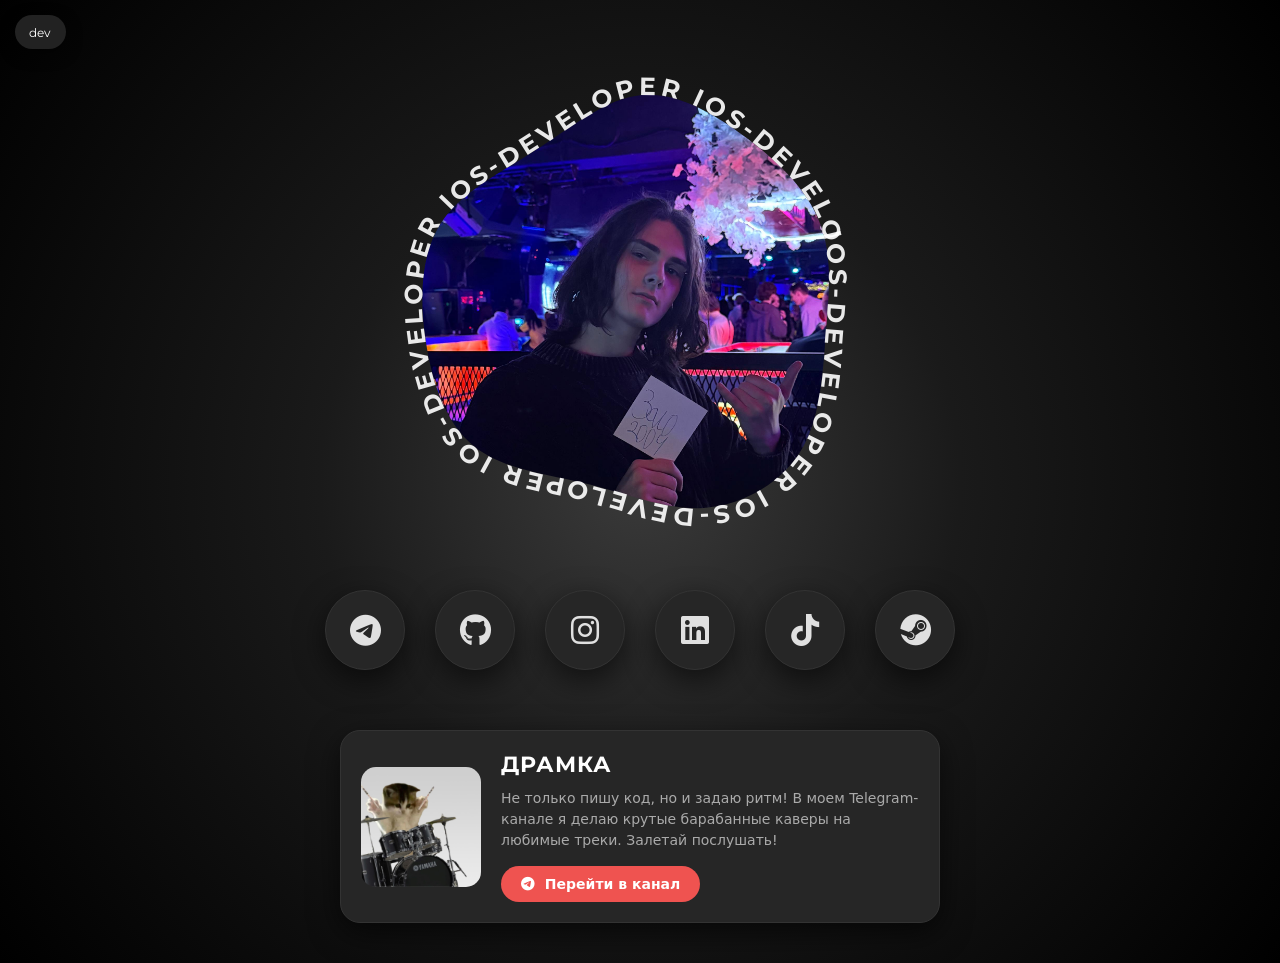
<file: index.html>
<!DOCTYPE html>
<html lang="ru">

<head>
  <meta charset="UTF-8">
  <!-- Добавили viewport-fit=cover, чтобы сайт заходил за безопасные зоны (челку и низ) -->
  <meta name="viewport"
    content="width=device-width, initial-scale=1.0, maximum-scale=1.0, user-scalable=no, viewport-fit=cover">

  <!-- Указываем браузеру перекрасить интерфейс (верх и низ) в черный цвет -->
  <meta name="theme-color" content="#000000">

  <title>iOS Developer Portfolio</title>

  <!-- Подключаем иконки (FontAwesome) -->
  <link rel="stylesheet" href="https://cdnjs.cloudflare.com/ajax/libs/font-awesome/6.4.0/css/all.min.css">

  <!-- Шрифт для бейджа и заголовков -->
  <link href="https://fonts.googleapis.com/css?family=Montserrat:400,600,700" rel="stylesheet">

  <!-- Иконка сайта -->
  <link rel="icon" type="image/png" href="Subject.png">

  <style>
    /* Сброс и базовые настройки */
    * {
      box-sizing: border-box;
    }

    /* Красим корневой элемент в черный, чтобы при оттягивании страницы не было белого фона */
    html {
      background-color: #000000;
    }

    body {
      display: block;
      min-height: 100dvh;
      background: radial-gradient(circle at 50% 50%, #3a3a3a 0%, #1a1a1a 40%, #000000 100%);
      margin: 0;
      overflow-x: hidden;
      font-family: system-ui, -apple-system, sans-serif;

      /* Поддержка безопасных зон на iPhone (чтобы контент не залезал под челку) */
      padding-top: env(safe-area-inset-top);
      padding-bottom: env(safe-area-inset-bottom);
    }

    .main-container {
      display: flex;
      flex-direction: column;
      align-items: center;
      justify-content: center;
      width: 100%;
      min-height: 100dvh;
      padding: 60px 20px 40px 20px;
    }

    /* --- SVG (Адаптация) --- */
    svg {
      width: 85vmin;
      height: 85vmin;
      max-width: 500px;
      max-height: 500px;
      margin-bottom: 30px;
    }

    svg #blobClip {
      transform-origin: center;
      transition: ease-out transform .4s;
    }

    svg:hover #blobClip {
      transform: scale(1.15);
    }

    svg:hover .text-content {
      fill: #ef5350;
      text-shadow: 0 0 10px rgba(239, 83, 80, 0.5);
      mix-blend-mode: normal;
    }

    .text-content {
      font: 700 10px/1.2 "Montserrat", system-ui, sans-serif;
      letter-spacing: 1.5px;
      text-transform: uppercase;
      fill: rgba(255, 255, 255, 0.9);
      mix-blend-mode: normal;
      transition: ease all .5s;
      pointer-events: none;
    }

    /* --- Соц сети (Адаптация) --- */
    .social-menu {
      display: flex;
      gap: 30px;
      z-index: 10;
      flex-wrap: wrap;
      justify-content: center;
    }

    .social-menu a {
      display: flex;
      justify-content: center;
      align-items: center;
      width: 80px;
      height: 80px;
      font-size: 32px;
      background-color: #262626;
      border: 1px solid #333;
      border-radius: 50%;
      text-decoration: none;
      color: #e0e0e0;
      box-shadow: 0 10px 30px rgba(0, 0, 0, 0.6);
      transition: all 0.3s ease;
      -webkit-tap-highlight-color: transparent;
    }

    .social-menu a:hover,
    .social-menu a:active {
      transform: translateY(-5px) scale(1.1);
      background-color: #333;
      color: #ef5350;
      box-shadow: 0 15px 35px rgba(239, 83, 80, 0.2);
      border-color: #ef5350;
    }

    /* --- НОВЫЙ БЛОК: БАРАБАНЫ --- */
    .drums-promo {
      margin-top: 60px;
      display: flex;
      align-items: center;
      background-color: #262626;
      border: 1px solid #333;
      border-radius: 20px;
      padding: 20px;
      max-width: 600px;
      width: 100%;
      gap: 20px;
      box-shadow: 0 10px 30px rgba(0, 0, 0, 0.6);
      transition: transform 0.3s ease, border-color 0.3s ease, box-shadow 0.3s ease;
    }

    .drums-promo:hover {
      transform: translateY(-5px);
      border-color: #ef5350;
      box-shadow: 0 15px 35px rgba(239, 83, 80, 0.2);
    }

    .drums-img {
      width: 120px;
      height: 120px;
      border-radius: 15px;
      object-fit: cover;
      flex-shrink: 0;
    }

    .drums-content {
      display: flex;
      flex-direction: column;
    }

    .drums-content h2 {
      margin: 0 0 10px 0;
      font-family: "Montserrat", sans-serif;
      color: #fff;
      font-size: 22px;
      text-transform: uppercase;
      letter-spacing: 1px;
    }

    .drums-content p {
      margin: 0 0 15px 0;
      color: #aaa;
      font-size: 14px;
      line-height: 1.5;
    }

    .drums-btn {
      align-self: flex-start;
      padding: 10px 20px;
      background-color: #ef5350;
      color: #fff;
      text-decoration: none;
      border-radius: 25px;
      font-weight: 600;
      font-size: 14px;
      transition: background 0.3s ease, transform 0.2s;
    }

    .drums-btn i {
      margin-right: 5px;
    }

    .drums-btn:hover {
      background-color: #d32f2f;
      transform: scale(1.05);
    }

    /* --- МЕДИА ЗАПРОСЫ (Для телефонов) --- */
    @media (max-width: 768px) {
      .social-menu {
        gap: 20px;
      }

      .social-menu a {
        width: 60px;
        height: 60px;
        font-size: 24px;
      }

      svg {
        margin-bottom: 20px;
      }

      .drums-promo {
        flex-direction: column;
        text-align: center;
        padding: 25px 15px;
      }

      .drums-btn {
        align-self: center;
      }
    }

    @media (max-width: 380px) {
      .social-menu a {
        width: 50px;
        height: 50px;
        font-size: 20px;
      }
    }

    /* --- DEV BADGE --- */
    #dev {
      font-family: "Montserrat", sans-serif;
      position: fixed;
      font-size: 12px;
      /* env(safe-area-inset-top) сдвигает бейдж ниже челки iPhone */
      top: calc(15px + env(safe-area-inset-top));
      left: 15px;
      padding: 0.8em 1.2em;
      color: #fff;
      background-color: #222;
      border-radius: 25px;
      cursor: pointer;
      z-index: 100;
      box-shadow: 0 5px 15px rgba(0, 0, 0, 0.5);
    }

    #dev a {
      text-decoration: none;
      color: white;
    }
  </style>
</head>

<body>

  <!-- Бейдж -->
  <div id="dev">
    <a href="https://vpn.kubmakk.ru:43921/kubmakk/">dev</a>
  </div>

  <div class="main-container">

    <!-- SVG Анимация -->
    <svg viewBox="0 0 200 200" xmlns="http://www.w3.org/2000/svg">
      <image href="center.jpg" width="200" height="200" preserveAspectRatio="xMidYMid slice"
        clip-path="url(#blobClip)" />

      <clipPath id="blobClip">
        <path
          d="M43.1,-68.5C56.2,-58.6,67.5,-47.3,72.3,-33.9C77.2,-20.5,75.5,-4.9,74.2,11.3C72.9,27.6,71.9,44.5,63.8,57.2C55.7,69.8,40.6,78.2,25.5,79.2C10.4,80.1,-4.7,73.6,-20.9,69.6C-37.1,65.5,-54.5,63.9,-66,54.8C-77.5,45.8,-83.2,29.3,-85.7,12.3C-88.3,-4.8,-87.7,-22.3,-79.6,-34.8C-71.5,-47.3,-55.8,-54.9,-41.3,-64.2C-26.7,-73.6,-13.4,-84.7,0.8,-86C15,-87.2,29.9,-78.5,43.1,-68.5Z"
          transform="translate(100 100)" />
      </clipPath>

      <path class="blob"
        d="M43.1,-68.5C56.2,-58.6,67.5,-47.3,72.3,-33.9C77.2,-20.5,75.5,-4.9,74.2,11.3C72.9,27.6,71.9,44.5,63.8,57.2C55.7,69.8,40.6,78.2,25.5,79.2C10.4,80.1,-4.7,73.6,-20.9,69.6C-37.1,65.5,-54.5,63.9,-66,54.8C-77.5,45.8,-83.2,29.3,-85.7,12.3C-88.3,-4.8,-87.7,-22.3,-79.6,-34.8C-71.5,-47.3,-55.8,-54.9,-41.3,-64.2C-26.7,-73.6,-13.4,-84.7,0.8,-86C15,-87.2,29.9,-78.5,43.1,-68.5Z"
        transform="translate(100 100)" fill="transparent" />

      <path id="textPathCurve"
        d="M43.1,-68.5C56.2,-58.6,67.5,-47.3,72.3,-33.9C77.2,-20.5,75.5,-4.9,74.2,11.3C72.9,27.6,71.9,44.5,63.8,57.2C55.7,69.8,40.6,78.2,25.5,79.2C10.4,80.1,-4.7,73.6,-20.9,69.6C-37.1,65.5,-54.5,63.9,-66,54.8C-77.5,45.8,-83.2,29.3,-85.7,12.3C-88.3,-4.8,-87.7,-22.3,-79.6,-34.8C-71.5,-47.3,-55.8,-54.9,-41.3,-64.2C-26.7,-73.6,-13.4,-84.7,0.8,-86C15,-87.2,29.9,-78.5,43.1,-68.5Z"
        transform="translate(100 100)" fill="none" stroke="none" />

      <text class="text-content">
        <textPath href="#textPathCurve" startOffset="0%">ios-developer ios-developer ios-developer ios-developer
          ios-develo
          <animate attributeName="startOffset" from="0%" to="100%" dur="15s" repeatCount="indefinite" />
        </textPath>
        <textPath href="#textPathCurve" startOffset="100%">ios-developer ios-developer ios-developer ios-developer
          ios-develo
          <animate attributeName="startOffset" from="-100%" to="0%" dur="15s" repeatCount="indefinite" />
        </textPath>
      </text>
    </svg>

    <!-- Соц сети -->
    <div class="social-menu">
      <a href="https://t.me/kibbik" target="_blank" title="Telegram"><i class="fab fa-telegram"></i></a>
      <a href="https://github.com/kubmakk" target="_blank" title="GitHub"><i class="fab fa-github"></i></a>
      <a href="https://www.instagram.com/kubmakk/" target="_blank" title="Instagram"><i
          class="fab fa-instagram"></i></a>
      <a href="https://www.linkedin.com/in/nikita-kuznetsov-492b783bb/" target="_blank" title="LinkedIn"><i
          class="fa-brands fa-linkedin"></i></a>
      <a href="https://www.tiktok.com/@kubmakk" target="_blank" title="TikTok"><i class="fab fa-tiktok"></i></a>
      <a href="https://steamcommunity.com/id/kubmakk" target="_blank" title="Steam"><i class="fab fa-steam"></i></a>
    </div>

    <!-- Блок: Драмка -->
    <div class="drums-promo">
      <img src="drums.jpg" alt="Барабанные каверы" class="drums-img">

      <div class="drums-content">
        <h2>Драмка</h2>
        <p>Не только пишу код, но и задаю ритм! В моем Telegram-канале я делаю крутые барабанные каверы на любимые
          треки. Залетай послушать!</p>
        <a href="https://t.me/drumkka" target="_blank" class="drums-btn">
          <i class="fab fa-telegram"></i> Перейти в канал
        </a>
      </div>
    </div>

  </div>

</body>

</html>
</file>
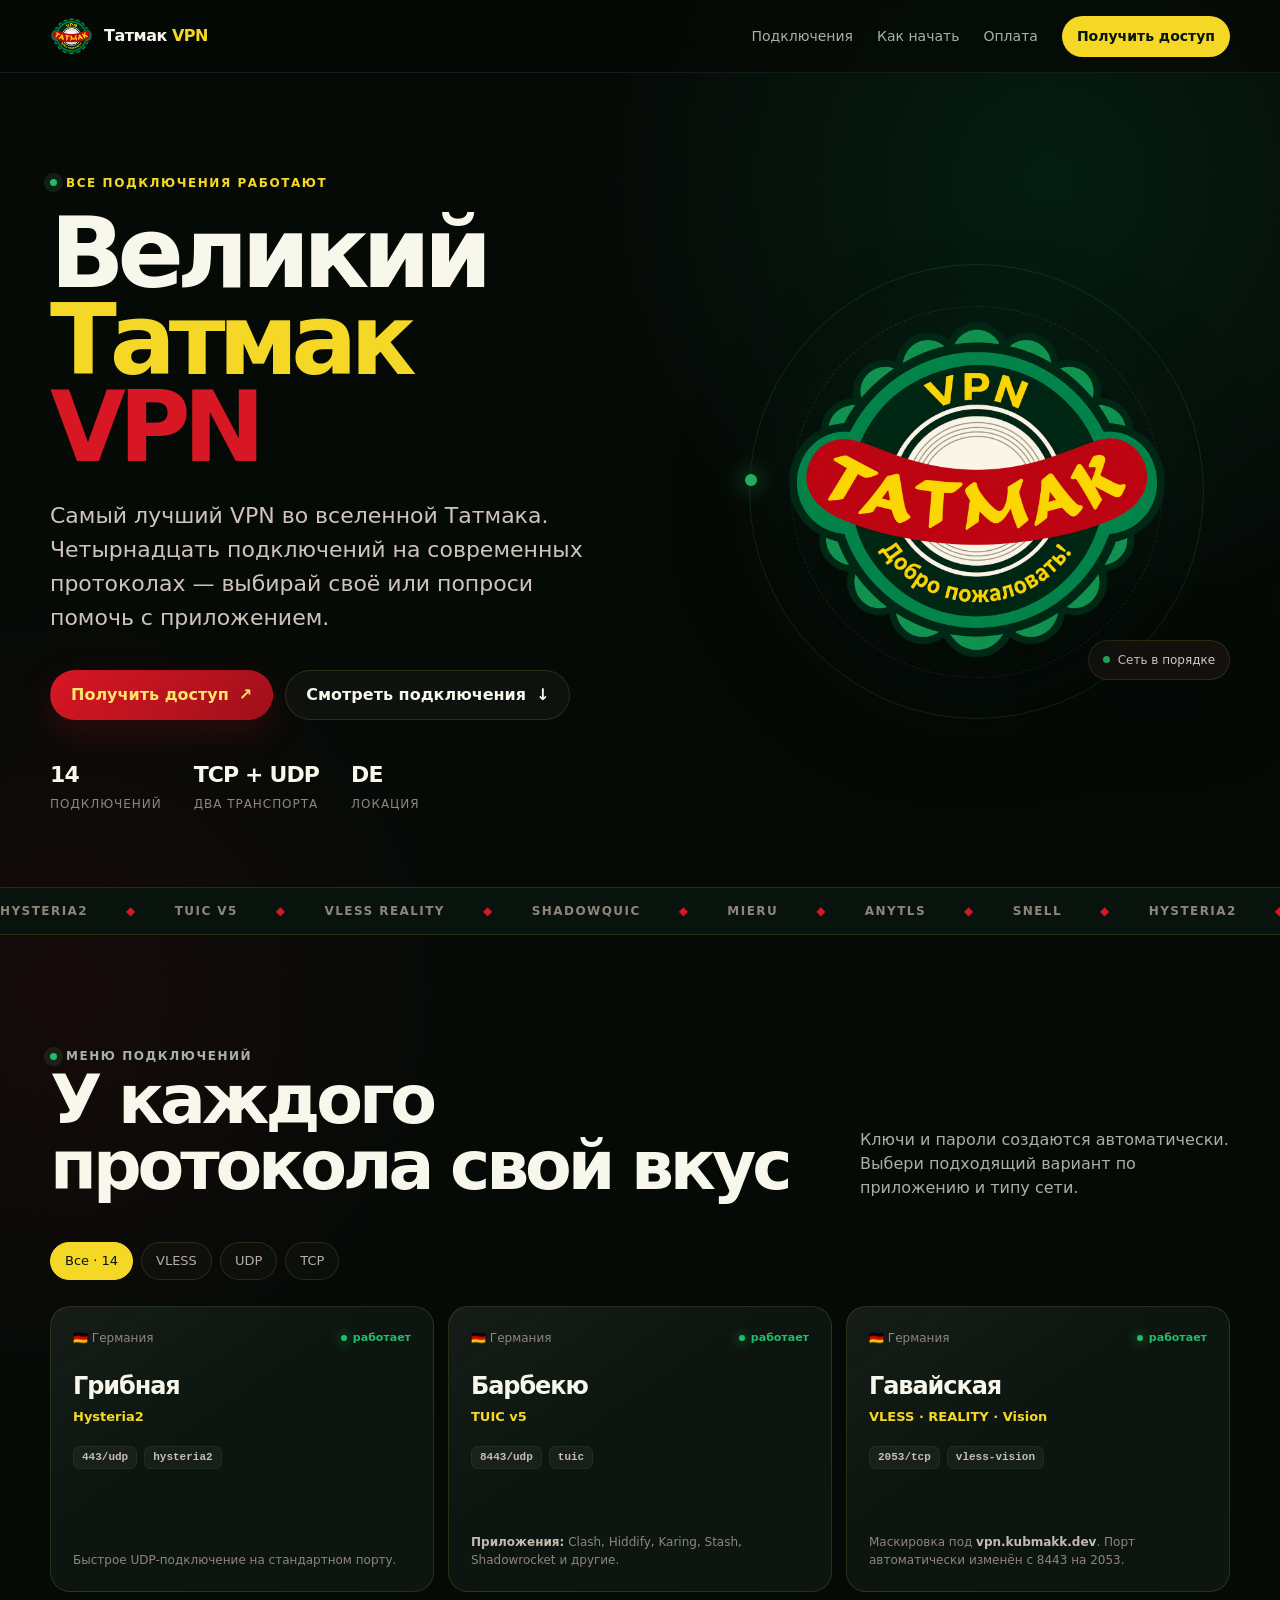
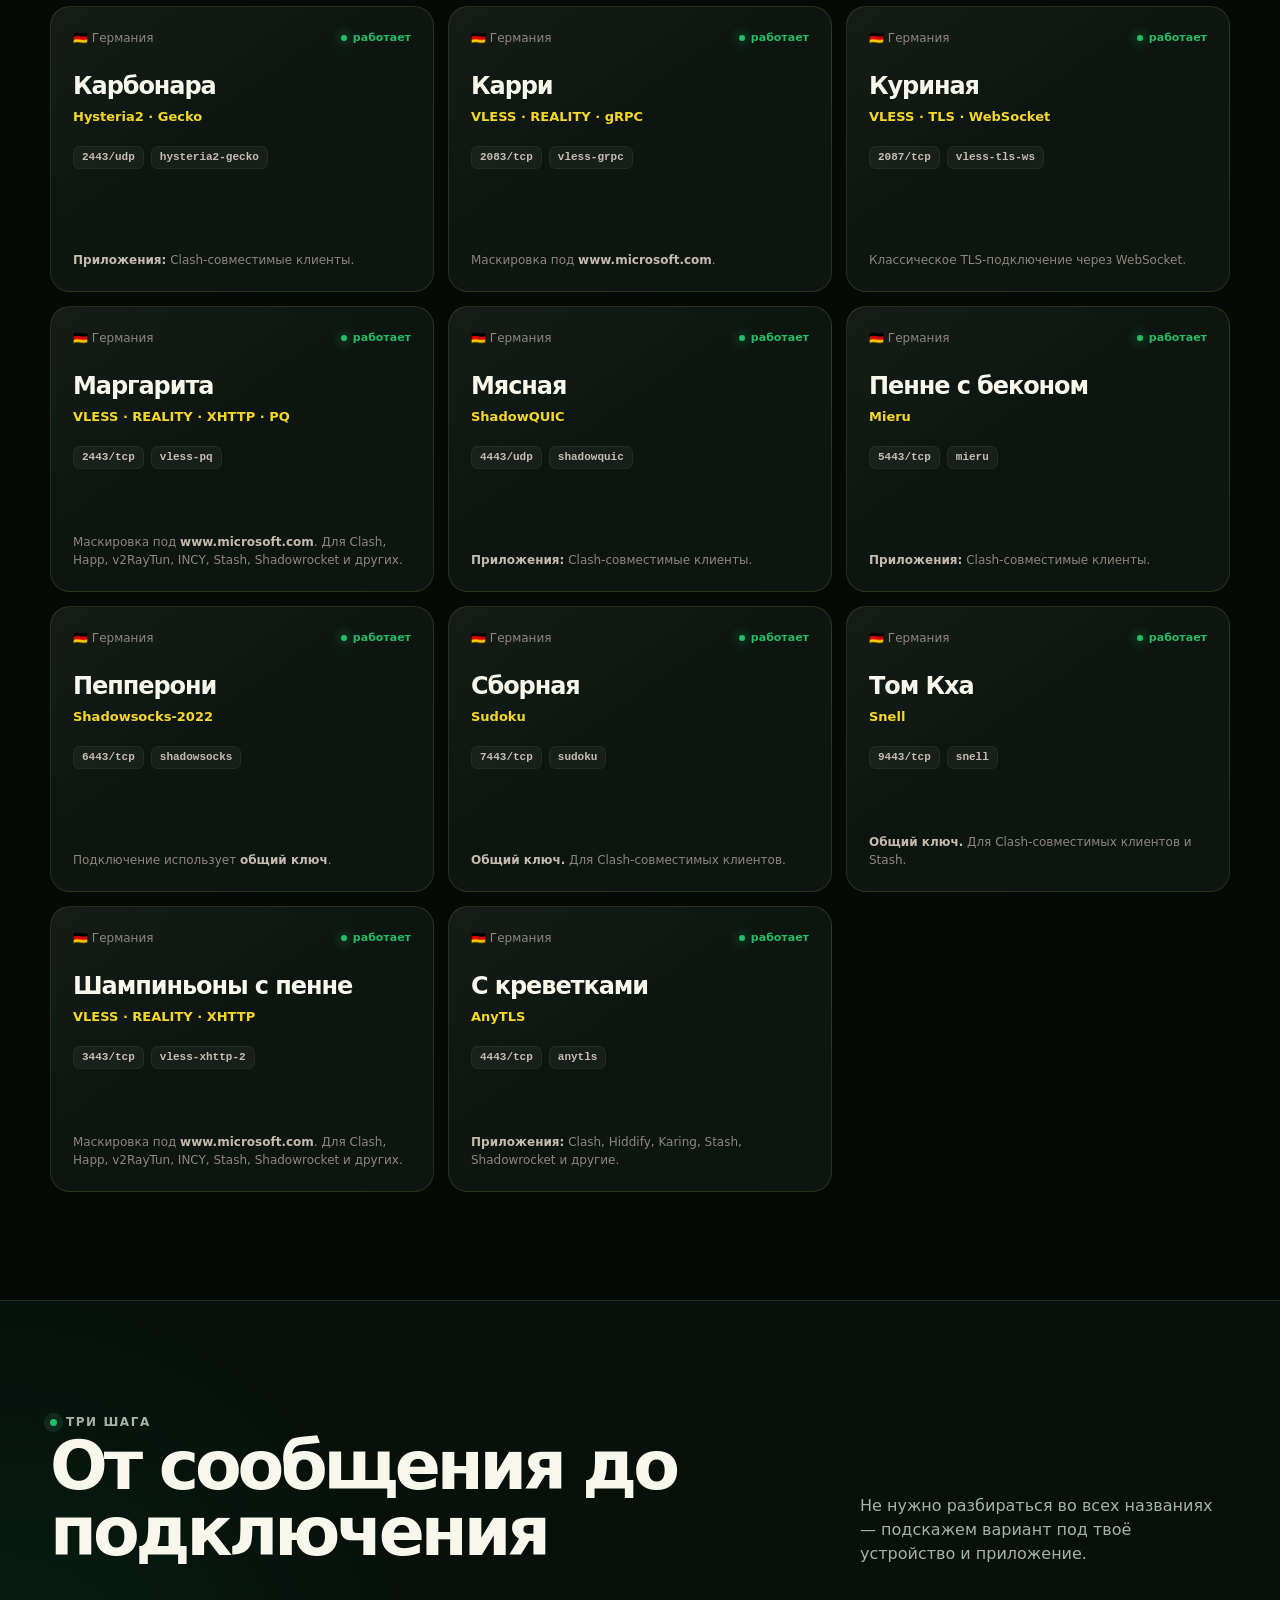
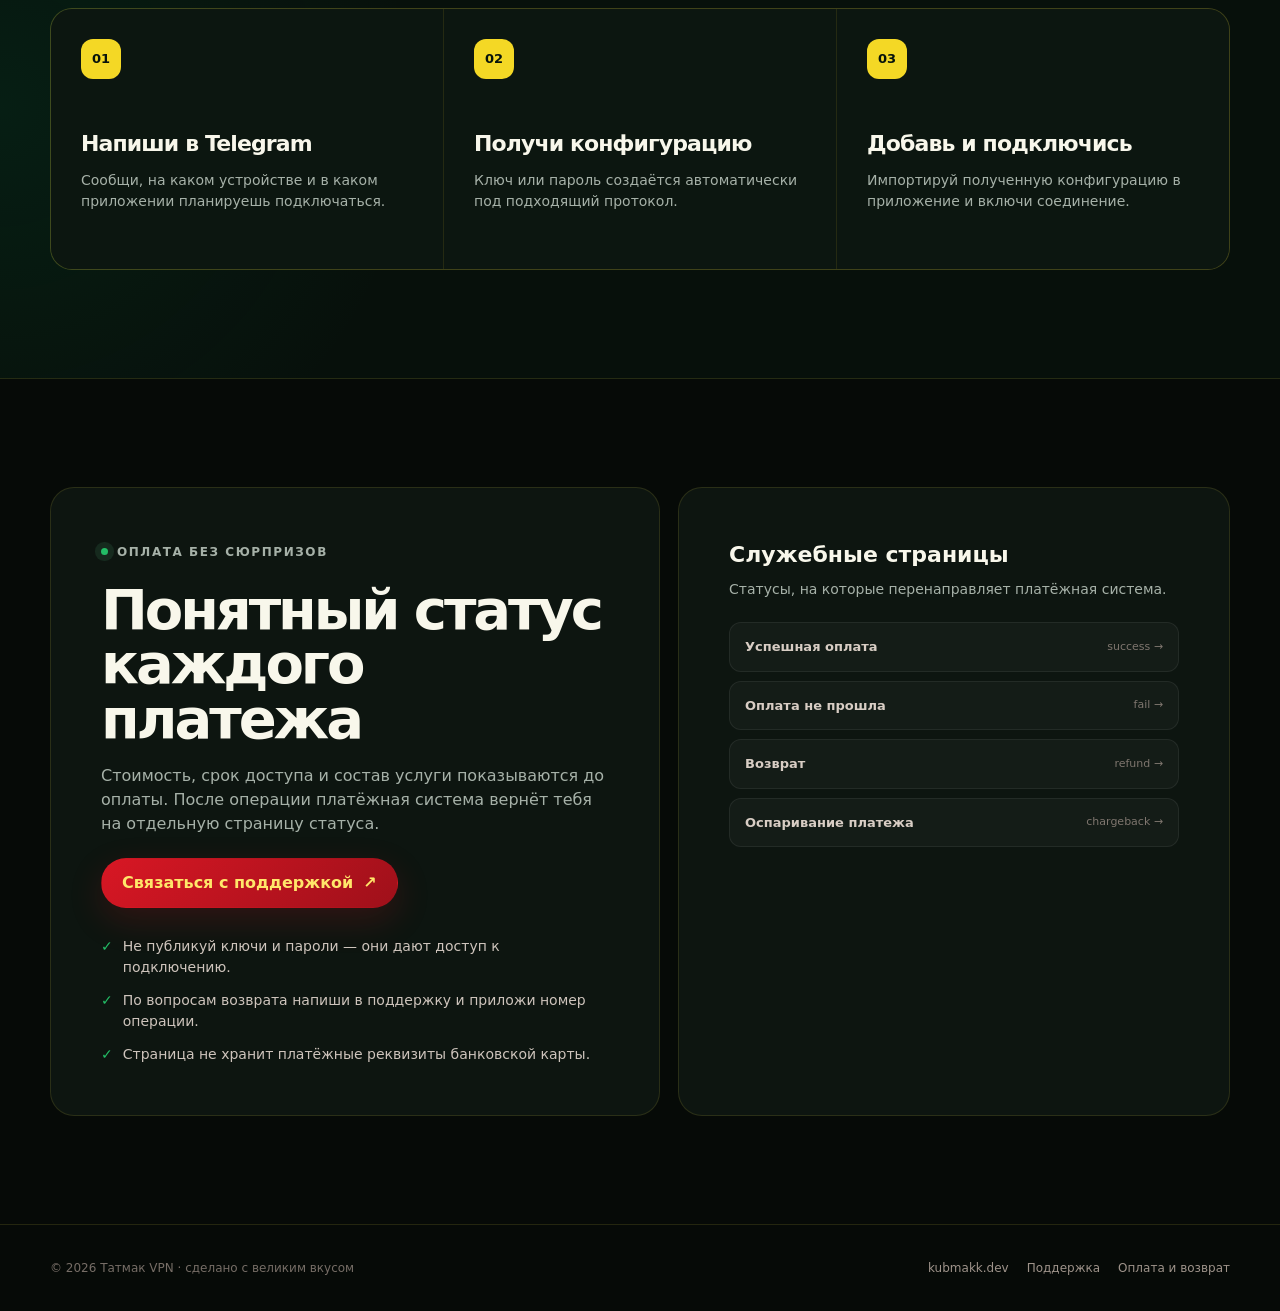
<file: vpn/index.html>
<!DOCTYPE html>
<html lang="ru">
<head>
  <meta charset="UTF-8">
  <meta name="viewport" content="width=device-width, initial-scale=1.0, viewport-fit=cover">
  <meta name="theme-color" content="#0d0b0a">
  <meta name="description" content="Татмак VPN — 14 работающих подключений на современных протоколах: Hysteria2, TUIC, VLESS, AnyTLS, Snell и других.">
  <title>Татмак VPN — великий VPN</title>
  <link rel="icon" type="image/png" href="assets/tatmak-logo-dark.png">
  <link rel="stylesheet" href="assets/vpn.css">
</head>
<body>
  <a class="skip-link" href="#connections">К подключениям</a>

  <header class="site-header">
    <nav class="nav" aria-label="Основная навигация">
      <a class="brand" href="/vpn/" aria-label="Татмак VPN — главная">
        <span class="brand-mark" aria-hidden="true">
          <img src="assets/tatmak-logo-dark.png" alt="">
        </span>
        <span class="brand-copy">Татмак <span>VPN</span></span>
      </a>
      <div class="nav-links">
        <a href="#connections">Подключения</a>
        <a href="#how">Как начать</a>
        <a href="#payment">Оплата</a>
        <a class="nav-cta" href="https://t.me/kibbik" target="_blank" rel="noopener">Получить доступ</a>
      </div>
    </nav>
  </header>

  <main>
    <section class="hero" aria-labelledby="hero-title">
      <div class="hero-copy">
        <p class="eyebrow">Все подключения работают</p>
        <h1 id="hero-title">Великий <span>Татмак <em>VPN</em></span></h1>
        <p class="hero-lead">Самый лучший VPN во вселенной Татмака. Четырнадцать подключений на современных протоколах — выбирай своё или попроси помочь с приложением.</p>
        <div class="hero-actions">
          <a class="button button-primary" href="https://t.me/kibbik" target="_blank" rel="noopener">Получить доступ <span aria-hidden="true">↗</span></a>
          <a class="button button-secondary" href="#connections">Смотреть подключения <span aria-hidden="true">↓</span></a>
        </div>
        <ul class="hero-stats" aria-label="Ключевые показатели">
          <li><strong>14</strong><span>подключений</span></li>
          <li><strong>TCP + UDP</strong><span>два транспорта</span></li>
          <li><strong>DE</strong><span>локация</span></li>
        </ul>
      </div>

      <div class="hero-visual" aria-hidden="true">
        <div class="orbit"><span class="satellite"></span></div>
        <img class="hero-logo" src="assets/tatmak-logo-dark.png" alt="">
        <div class="visual-label">Сеть в порядке</div>
      </div>
    </section>

    <div class="marquee" aria-hidden="true">
      <div class="marquee-track">
        <span>Hysteria2</span><b>◆</b><span>TUIC v5</span><b>◆</b><span>VLESS Reality</span><b>◆</b><span>ShadowQUIC</span><b>◆</b><span>Mieru</span><b>◆</b><span>AnyTLS</span><b>◆</b><span>Snell</span><b>◆</b>
        <span>Hysteria2</span><b>◆</b><span>TUIC v5</span><b>◆</b><span>VLESS Reality</span><b>◆</b><span>ShadowQUIC</span><b>◆</b><span>Mieru</span><b>◆</b><span>AnyTLS</span><b>◆</b><span>Snell</span><b>◆</b>
      </div>
    </div>

    <section class="section" id="connections" aria-labelledby="connections-title">
      <div class="section-heading">
        <div>
          <p class="section-kicker">Меню подключений</p>
          <h2 id="connections-title">У каждого протокола свой вкус</h2>
        </div>
        <p>Ключи и пароли создаются автоматически. Выбери подходящий вариант по приложению и типу сети.</p>
      </div>

      <div class="filters" aria-label="Фильтры подключений">
        <button class="filter is-active" type="button" data-filter="all" aria-pressed="true">Все · 14</button>
        <button class="filter" type="button" data-filter="vless" aria-pressed="false">VLESS</button>
        <button class="filter" type="button" data-filter="udp" aria-pressed="false">UDP</button>
        <button class="filter" type="button" data-filter="tcp" aria-pressed="false">TCP</button>
      </div>

      <div class="protocol-grid" aria-live="polite">
        <article class="protocol-card" data-tags="udp hysteria">
          <div class="card-top"><span class="country">🇩🇪 Германия</span><span class="status">работает</span></div>
          <h3>Грибная</h3>
          <p class="protocol-name">Hysteria2</p>
          <div class="card-details"><span>443/udp</span><span>hysteria2</span></div>
          <p class="card-note">Быстрое UDP-подключение на стандартном порту.</p>
        </article>

        <article class="protocol-card" data-tags="udp tuic">
          <div class="card-top"><span class="country">🇩🇪 Германия</span><span class="status">работает</span></div>
          <h3>Барбекю</h3>
          <p class="protocol-name">TUIC v5</p>
          <div class="card-details"><span>8443/udp</span><span>tuic</span></div>
          <p class="card-note"><strong>Приложения:</strong> Clash, Hiddify, Karing, Stash, Shadowrocket и другие.</p>
        </article>

        <article class="protocol-card" data-tags="tcp vless reality vision">
          <div class="card-top"><span class="country">🇩🇪 Германия</span><span class="status">работает</span></div>
          <h3>Гавайская</h3>
          <p class="protocol-name">VLESS · REALITY · Vision</p>
          <div class="card-details"><span>2053/tcp</span><span>vless-vision</span></div>
          <p class="card-note">Маскировка под <strong>vpn.kubmakk.dev</strong>. Порт автоматически изменён с 8443 на 2053.</p>
        </article>

        <article class="protocol-card" data-tags="udp hysteria gecko">
          <div class="card-top"><span class="country">🇩🇪 Германия</span><span class="status">работает</span></div>
          <h3>Карбонара</h3>
          <p class="protocol-name">Hysteria2 · Gecko</p>
          <div class="card-details"><span>2443/udp</span><span>hysteria2-gecko</span></div>
          <p class="card-note"><strong>Приложения:</strong> Clash-совместимые клиенты.</p>
        </article>

        <article class="protocol-card" data-tags="tcp vless reality grpc">
          <div class="card-top"><span class="country">🇩🇪 Германия</span><span class="status">работает</span></div>
          <h3>Карри</h3>
          <p class="protocol-name">VLESS · REALITY · gRPC</p>
          <div class="card-details"><span>2083/tcp</span><span>vless-grpc</span></div>
          <p class="card-note">Маскировка под <strong>www.microsoft.com</strong>.</p>
        </article>

        <article class="protocol-card" data-tags="tcp vless tls websocket">
          <div class="card-top"><span class="country">🇩🇪 Германия</span><span class="status">работает</span></div>
          <h3>Куриная</h3>
          <p class="protocol-name">VLESS · TLS · WebSocket</p>
          <div class="card-details"><span>2087/tcp</span><span>vless-tls-ws</span></div>
          <p class="card-note">Классическое TLS-подключение через WebSocket.</p>
        </article>

        <article class="protocol-card" data-tags="tcp vless reality xhttp pq">
          <div class="card-top"><span class="country">🇩🇪 Германия</span><span class="status">работает</span></div>
          <h3>Маргарита</h3>
          <p class="protocol-name">VLESS · REALITY · XHTTP · PQ</p>
          <div class="card-details"><span>2443/tcp</span><span>vless-pq</span></div>
          <p class="card-note">Маскировка под <strong>www.microsoft.com</strong>. Для Clash, Happ, v2RayTun, INCY, Stash, Shadowrocket и других.</p>
        </article>

        <article class="protocol-card" data-tags="udp shadowquic">
          <div class="card-top"><span class="country">🇩🇪 Германия</span><span class="status">работает</span></div>
          <h3>Мясная</h3>
          <p class="protocol-name">ShadowQUIC</p>
          <div class="card-details"><span>4443/udp</span><span>shadowquic</span></div>
          <p class="card-note"><strong>Приложения:</strong> Clash-совместимые клиенты.</p>
        </article>

        <article class="protocol-card" data-tags="tcp mieru">
          <div class="card-top"><span class="country">🇩🇪 Германия</span><span class="status">работает</span></div>
          <h3>Пенне с беконом</h3>
          <p class="protocol-name">Mieru</p>
          <div class="card-details"><span>5443/tcp</span><span>mieru</span></div>
          <p class="card-note"><strong>Приложения:</strong> Clash-совместимые клиенты.</p>
        </article>

        <article class="protocol-card" data-tags="tcp shadowsocks">
          <div class="card-top"><span class="country">🇩🇪 Германия</span><span class="status">работает</span></div>
          <h3>Пепперони</h3>
          <p class="protocol-name">Shadowsocks-2022</p>
          <div class="card-details"><span>6443/tcp</span><span>shadowsocks</span></div>
          <p class="card-note">Подключение использует <strong>общий ключ</strong>.</p>
        </article>

        <article class="protocol-card" data-tags="tcp sudoku">
          <div class="card-top"><span class="country">🇩🇪 Германия</span><span class="status">работает</span></div>
          <h3>Сборная</h3>
          <p class="protocol-name">Sudoku</p>
          <div class="card-details"><span>7443/tcp</span><span>sudoku</span></div>
          <p class="card-note"><strong>Общий ключ.</strong> Для Clash-совместимых клиентов.</p>
        </article>

        <article class="protocol-card" data-tags="tcp snell">
          <div class="card-top"><span class="country">🇩🇪 Германия</span><span class="status">работает</span></div>
          <h3>Том Кха</h3>
          <p class="protocol-name">Snell</p>
          <div class="card-details"><span>9443/tcp</span><span>snell</span></div>
          <p class="card-note"><strong>Общий ключ.</strong> Для Clash-совместимых клиентов и Stash.</p>
        </article>

        <article class="protocol-card" data-tags="tcp vless reality xhttp">
          <div class="card-top"><span class="country">🇩🇪 Германия</span><span class="status">работает</span></div>
          <h3>Шампиньоны с пенне</h3>
          <p class="protocol-name">VLESS · REALITY · XHTTP</p>
          <div class="card-details"><span>3443/tcp</span><span>vless-xhttp-2</span></div>
          <p class="card-note">Маскировка под <strong>www.microsoft.com</strong>. Для Clash, Happ, v2RayTun, INCY, Stash, Shadowrocket и других.</p>
        </article>

        <article class="protocol-card" data-tags="tcp anytls">
          <div class="card-top"><span class="country">🇩🇪 Германия</span><span class="status">работает</span></div>
          <h3>С креветками</h3>
          <p class="protocol-name">AnyTLS</p>
          <div class="card-details"><span>4443/tcp</span><span>anytls</span></div>
          <p class="card-note"><strong>Приложения:</strong> Clash, Hiddify, Karing, Stash, Shadowrocket и другие.</p>
        </article>
      </div>
    </section>

    <section class="steps-wrap" id="how" aria-labelledby="how-title">
      <div class="section">
        <div class="section-heading">
          <div>
            <p class="section-kicker">Три шага</p>
            <h2 id="how-title">От сообщения до подключения</h2>
          </div>
          <p>Не нужно разбираться во всех названиях — подскажем вариант под твоё устройство и приложение.</p>
        </div>
        <div class="steps">
          <article class="step"><span class="step-number">01</span><h3>Напиши в Telegram</h3><p>Сообщи, на каком устройстве и в каком приложении планируешь подключаться.</p></article>
          <article class="step"><span class="step-number">02</span><h3>Получи конфигурацию</h3><p>Ключ или пароль создаётся автоматически под подходящий протокол.</p></article>
          <article class="step"><span class="step-number">03</span><h3>Добавь и подключись</h3><p>Импортируй полученную конфигурацию в приложение и включи соединение.</p></article>
        </div>
      </div>
    </section>

    <section class="section" id="payment" aria-labelledby="payment-title">
      <div class="payment-panel">
        <div class="payment-copy">
          <p class="section-kicker">Оплата без сюрпризов</p>
          <h2 id="payment-title">Понятный статус каждого платежа</h2>
          <p>Стоимость, срок доступа и состав услуги показываются до оплаты. После операции платёжная система вернёт тебя на отдельную страницу статуса.</p>
          <a class="button button-primary" href="https://t.me/kibbik" target="_blank" rel="noopener">Связаться с поддержкой <span aria-hidden="true">↗</span></a>
          <ul class="policy-list">
            <li>Не публикуй ключи и пароли — они дают доступ к подключению.</li>
            <li>По вопросам возврата напиши в поддержку и приложи номер операции.</li>
            <li>Страница не хранит платёжные реквизиты банковской карты.</li>
          </ul>
        </div>
        <div class="payment-links">
          <h3>Служебные страницы</h3>
          <p>Статусы, на которые перенаправляет платёжная система.</p>
          <div class="payment-link-list">
            <a href="payment/success/"><strong>Успешная оплата</strong><span>success →</span></a>
            <a href="payment/fail/"><strong>Оплата не прошла</strong><span>fail →</span></a>
            <a href="payment/refund/"><strong>Возврат</strong><span>refund →</span></a>
            <a href="payment/chargeback/"><strong>Оспаривание платежа</strong><span>chargeback →</span></a>
          </div>
        </div>
      </div>
    </section>
  </main>

  <footer class="site-footer">
    <div class="footer-inner">
      <p>© <span id="year">2026</span> Татмак VPN · сделано с великим вкусом</p>
      <div class="footer-links">
        <a href="../">kubmakk.dev</a>
        <a href="https://t.me/kibbik" target="_blank" rel="noopener">Поддержка</a>
        <a href="#payment">Оплата и возврат</a>
      </div>
    </div>
  </footer>

  <script src="assets/vpn.js"></script>
</body>
</html>
</file>
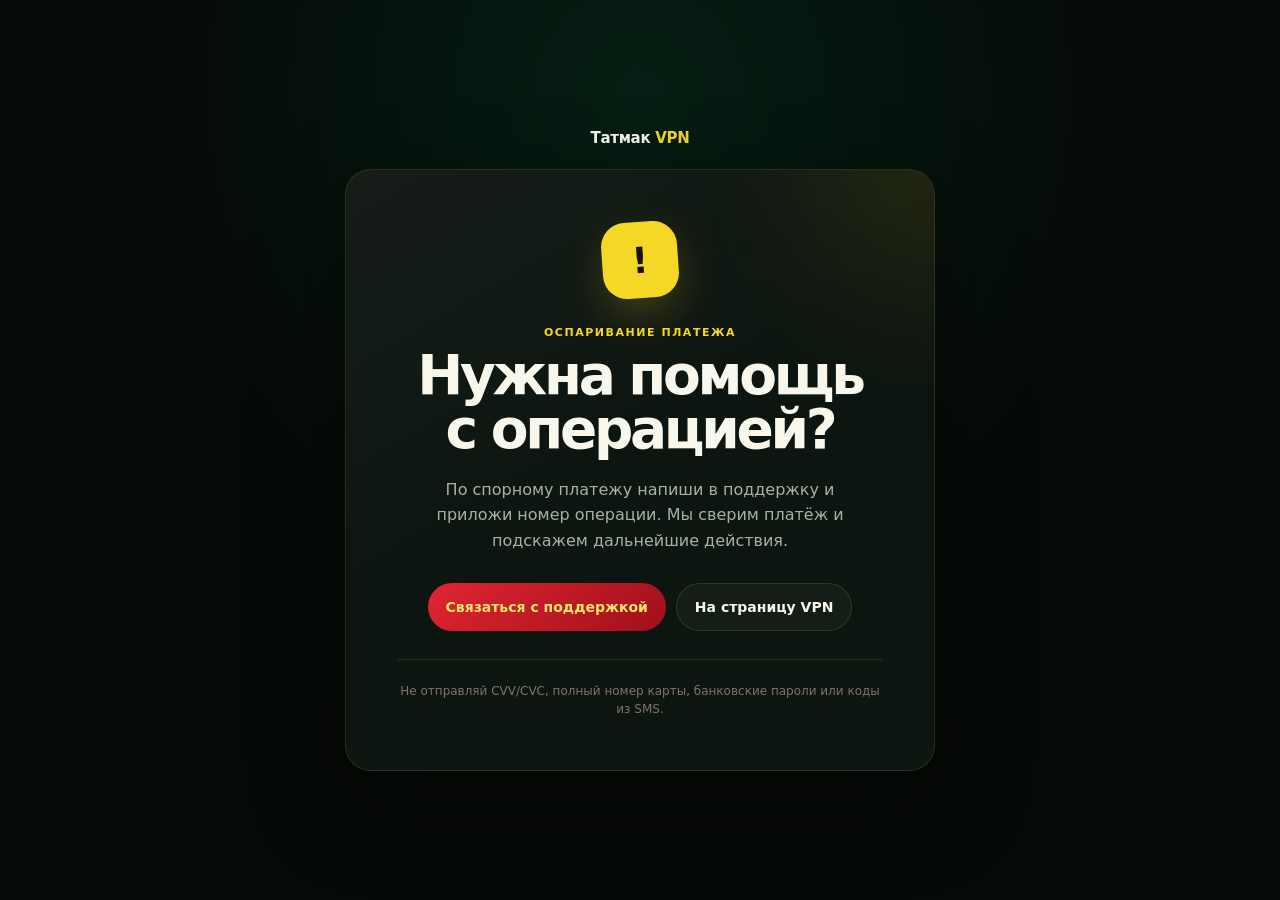
<file: vpn/payment/chargeback/index.html>
<!DOCTYPE html>
<html lang="ru">
<head>
  <meta charset="UTF-8">
  <meta name="viewport" content="width=device-width, initial-scale=1.0, viewport-fit=cover">
  <meta name="theme-color" content="#0d0b0a">
  <meta name="robots" content="noindex,follow">
  <title>Оспаривание платежа — Татмак VPN</title>
  <link rel="icon" type="image/png" href="../../assets/tatmak-logo-dark.png">
  <link rel="stylesheet" href="../status.css">
</head>
<body>
  <main class="status-page">
    <a class="brand" href="../../">Татмак&nbsp;<span>VPN</span></a>
    <section class="status-card chargeback" aria-labelledby="status-title">
      <div class="status-icon" aria-hidden="true">!</div>
      <p class="status-code">Оспаривание платежа</p>
      <h1 id="status-title">Нужна помощь с операцией?</h1>
      <p class="lead">По спорному платежу напиши в поддержку и приложи номер операции. Мы сверим платёж и подскажем дальнейшие действия.</p>
      <div class="actions">
        <a class="button" href="https://t.me/kibbik" target="_blank" rel="noopener">Связаться с поддержкой</a>
        <a class="button button-secondary" href="../../">На страницу VPN</a>
      </div>
      <p class="hint">Не отправляй CVV/CVC, полный номер карты, банковские пароли или коды из SMS.</p>
    </section>
  </main>
</body>
</html>
</file>
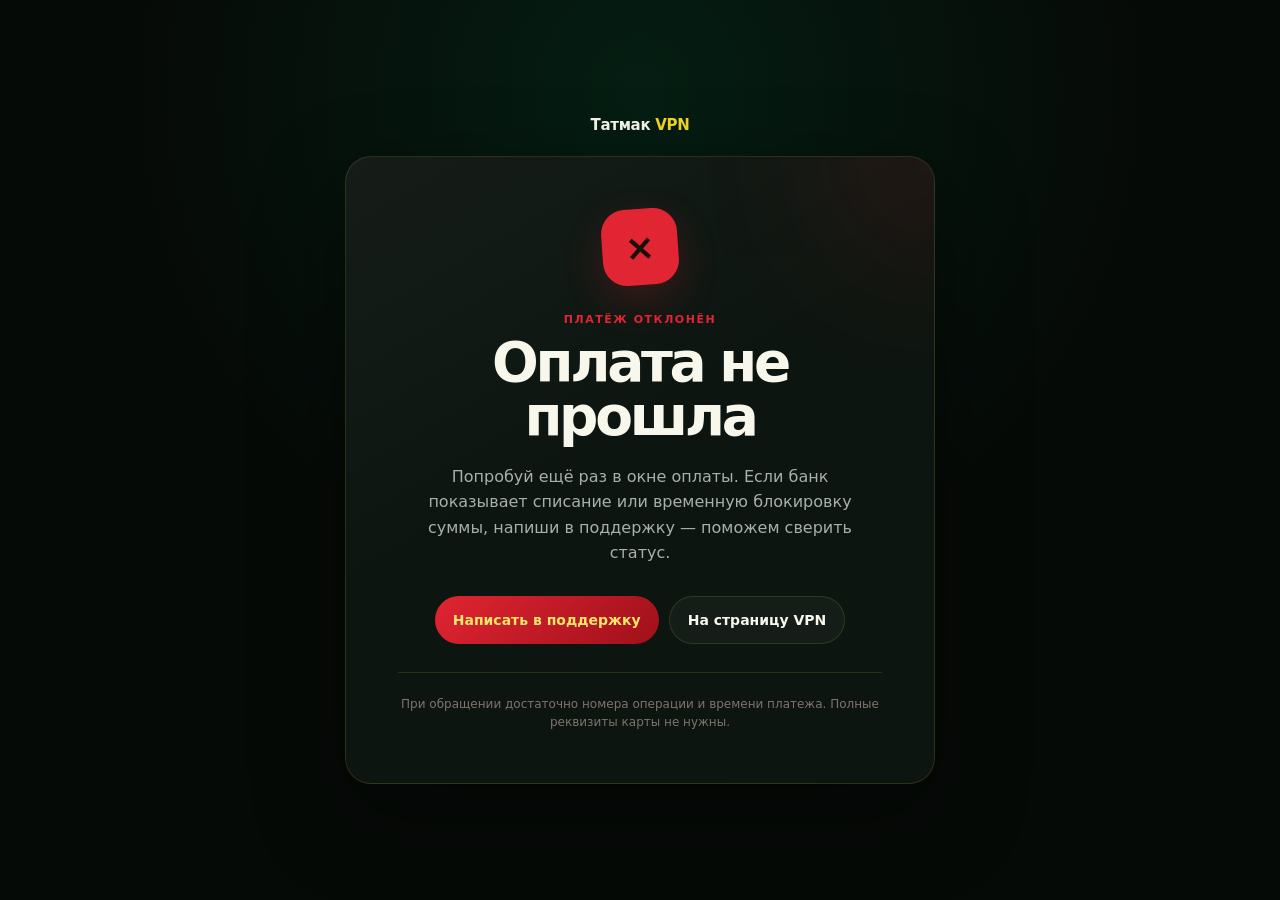
<file: vpn/payment/fail/index.html>
<!DOCTYPE html>
<html lang="ru">
<head>
  <meta charset="UTF-8">
  <meta name="viewport" content="width=device-width, initial-scale=1.0, viewport-fit=cover">
  <meta name="theme-color" content="#0d0b0a">
  <meta name="robots" content="noindex,follow">
  <title>Оплата не прошла — Татмак VPN</title>
  <link rel="icon" type="image/png" href="../../assets/tatmak-logo-dark.png">
  <link rel="stylesheet" href="../status.css">
</head>
<body>
  <main class="status-page">
    <a class="brand" href="../../">Татмак&nbsp;<span>VPN</span></a>
    <section class="status-card fail" aria-labelledby="status-title">
      <div class="status-icon" aria-hidden="true">×</div>
      <p class="status-code">Платёж отклонён</p>
      <h1 id="status-title">Оплата не прошла</h1>
      <p class="lead">Попробуй ещё раз в окне оплаты. Если банк показывает списание или временную блокировку суммы, напиши в поддержку — поможем сверить статус.</p>
      <div class="actions">
        <a class="button" href="https://t.me/kibbik" target="_blank" rel="noopener">Написать в поддержку</a>
        <a class="button button-secondary" href="../../">На страницу VPN</a>
      </div>
      <p class="hint">При обращении достаточно номера операции и времени платежа. Полные реквизиты карты не нужны.</p>
    </section>
  </main>
</body>
</html>
</file>
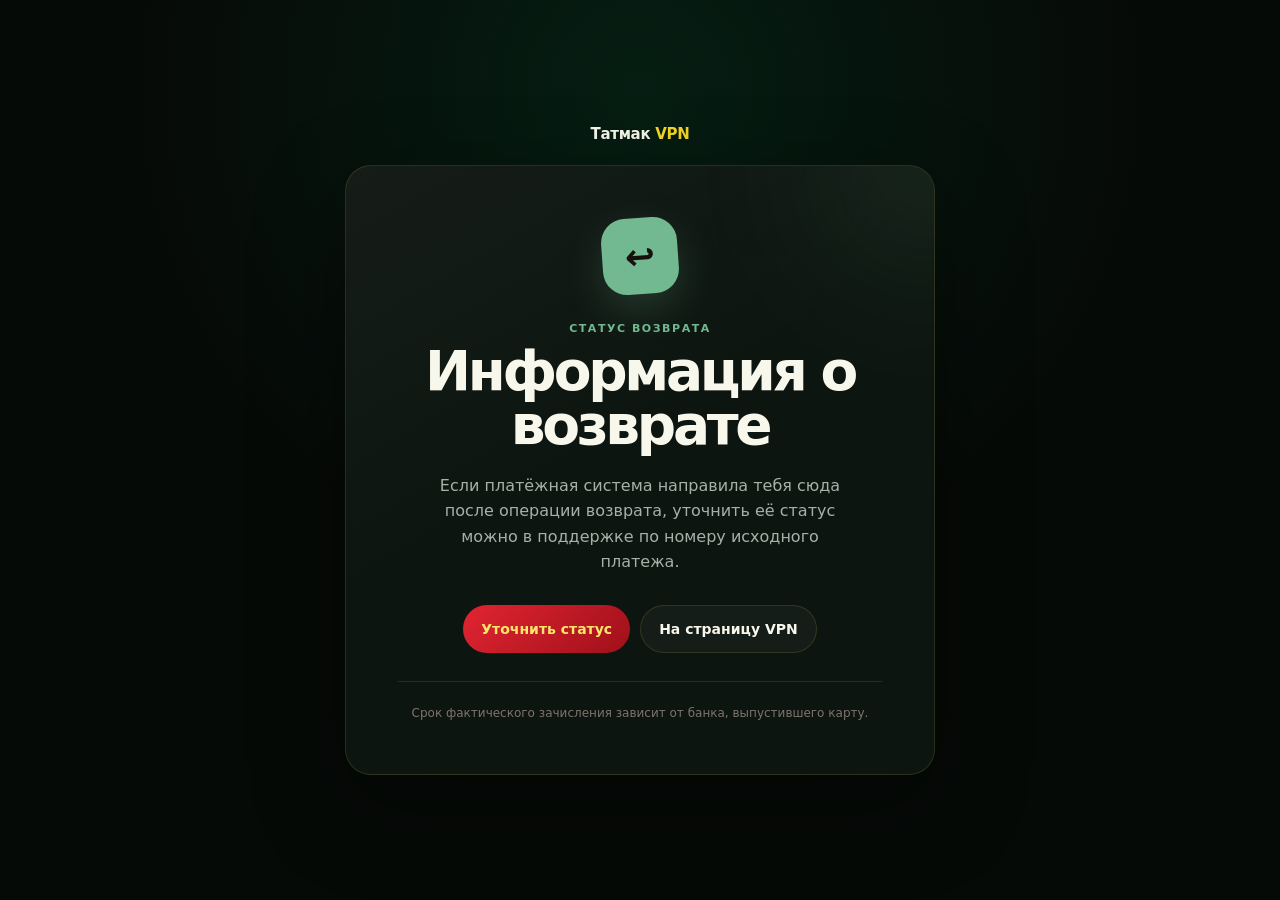
<file: vpn/payment/refund/index.html>
<!DOCTYPE html>
<html lang="ru">
<head>
  <meta charset="UTF-8">
  <meta name="viewport" content="width=device-width, initial-scale=1.0, viewport-fit=cover">
  <meta name="theme-color" content="#0d0b0a">
  <meta name="robots" content="noindex,follow">
  <title>Возврат платежа — Татмак VPN</title>
  <link rel="icon" type="image/png" href="../../assets/tatmak-logo-dark.png">
  <link rel="stylesheet" href="../status.css">
</head>
<body>
  <main class="status-page">
    <a class="brand" href="../../">Татмак&nbsp;<span>VPN</span></a>
    <section class="status-card refund" aria-labelledby="status-title">
      <div class="status-icon" aria-hidden="true">↩</div>
      <p class="status-code">Статус возврата</p>
      <h1 id="status-title">Информация о возврате</h1>
      <p class="lead">Если платёжная система направила тебя сюда после операции возврата, уточнить её статус можно в поддержке по номеру исходного платежа.</p>
      <div class="actions">
        <a class="button" href="https://t.me/kibbik" target="_blank" rel="noopener">Уточнить статус</a>
        <a class="button button-secondary" href="../../">На страницу VPN</a>
      </div>
      <p class="hint">Срок фактического зачисления зависит от банка, выпустившего карту.</p>
    </section>
  </main>
</body>
</html>
</file>
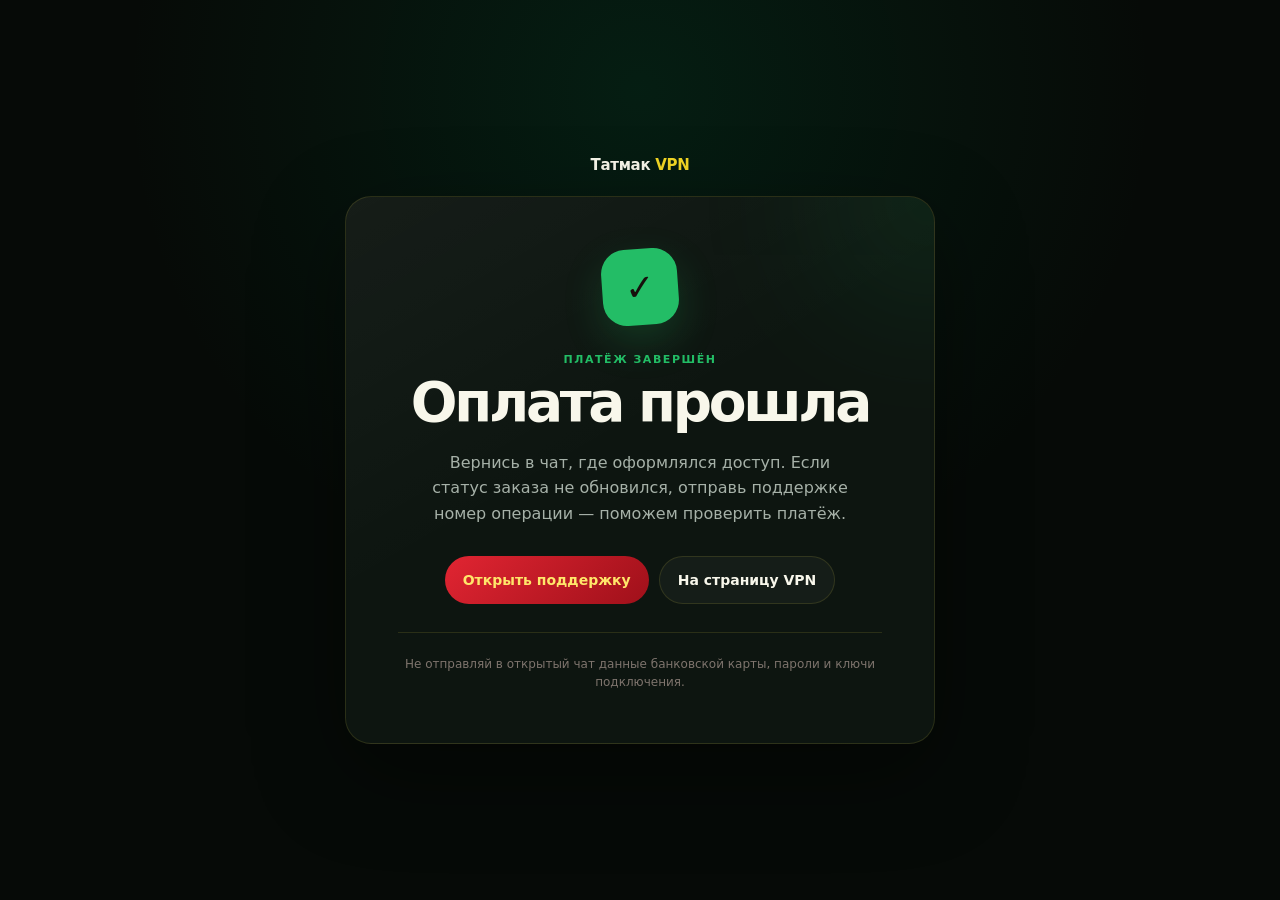
<file: vpn/payment/success/index.html>
<!DOCTYPE html>
<html lang="ru">
<head>
  <meta charset="UTF-8">
  <meta name="viewport" content="width=device-width, initial-scale=1.0, viewport-fit=cover">
  <meta name="theme-color" content="#0d0b0a">
  <meta name="robots" content="noindex,follow">
  <title>Оплата прошла — Татмак VPN</title>
  <link rel="icon" type="image/png" href="../../assets/tatmak-logo-dark.png">
  <link rel="stylesheet" href="../status.css">
</head>
<body>
  <main class="status-page">
    <a class="brand" href="../../">Татмак&nbsp;<span>VPN</span></a>
    <section class="status-card success" aria-labelledby="status-title">
      <div class="status-icon" aria-hidden="true">✓</div>
      <p class="status-code">Платёж завершён</p>
      <h1 id="status-title">Оплата прошла</h1>
      <p class="lead">Вернись в чат, где оформлялся доступ. Если статус заказа не обновился, отправь поддержке номер операции — поможем проверить платёж.</p>
      <div class="actions">
        <a class="button" href="https://t.me/kibbik" target="_blank" rel="noopener">Открыть поддержку</a>
        <a class="button button-secondary" href="../../">На страницу VPN</a>
      </div>
      <p class="hint">Не отправляй в открытый чат данные банковской карты, пароли и ключи подключения.</p>
    </section>
  </main>
</body>
</html>
</file>
<file: vpn/assets/vpn.css>
:root {
  color-scheme: dark;
  --bg: #060a07;
  --surface: #0d1510;
  --surface-2: #122019;
  --line: rgba(238, 220, 68, 0.13);
  --text: #f8f7eb;
  --muted: #a6b1a8;
  --yellow: #f4d825;
  --yellow-2: #ffe66a;
  --red: #d81724;
  --red-dark: #9f101a;
  --green: #23bd66;
  --green-dark: #00613c;
  --forest: #022e20;
  --shadow: 0 28px 80px rgba(0, 0, 0, 0.35);
}

* {
  box-sizing: border-box;
}

html {
  scroll-behavior: smooth;
  background: var(--bg);
}

body {
  min-width: 320px;
  margin: 0;
  color: var(--text);
  background:
    radial-gradient(circle at 82% 4%, rgba(0, 126, 74, 0.17), transparent 28rem),
    radial-gradient(circle at 5% 22%, rgba(216, 23, 36, 0.075), transparent 24rem),
    var(--bg);
  font-family: Inter, ui-sans-serif, system-ui, -apple-system, BlinkMacSystemFont, "Segoe UI", sans-serif;
  font-size: 16px;
  line-height: 1.5;
  overflow-x: hidden;
}

a {
  color: inherit;
}

button,
a {
  -webkit-tap-highlight-color: transparent;
}

button {
  font: inherit;
}

.skip-link {
  position: fixed;
  top: 10px;
  left: 10px;
  z-index: 100;
  padding: 10px 14px;
  color: #06140d;
  background: var(--yellow);
  border-radius: 10px;
  transform: translateY(-150%);
}

.skip-link:focus {
  transform: translateY(0);
}

.site-header {
  position: sticky;
  top: 0;
  z-index: 30;
  border-bottom: 1px solid rgba(255, 255, 255, 0.07);
  background: rgba(6, 10, 7, 0.84);
  backdrop-filter: blur(18px);
}

.nav {
  display: flex;
  align-items: center;
  justify-content: space-between;
  gap: 24px;
  width: min(1180px, calc(100% - 40px));
  min-height: 72px;
  margin: 0 auto;
}

.brand {
  display: inline-flex;
  align-items: center;
  gap: 11px;
  text-decoration: none;
  font-weight: 850;
  letter-spacing: -0.03em;
}

.brand-mark {
  display: block;
  width: 43px;
  height: 43px;
}

.brand-mark img {
  display: block;
  width: 100%;
  height: 100%;
  object-fit: contain;
}

.brand-copy span {
  color: var(--yellow);
}

.nav-links {
  display: flex;
  align-items: center;
  gap: 24px;
}

.nav-links a {
  color: var(--muted);
  font-size: 14px;
  text-decoration: none;
  transition: color 0.2s ease;
}

.nav-links a:hover,
.nav-links a:focus-visible {
  color: var(--text);
}

.nav-links .nav-cta {
  padding: 10px 15px;
  color: #07130c;
  background: var(--yellow);
  border-radius: 999px;
  font-weight: 800;
}

.hero {
  position: relative;
  display: grid;
  grid-template-columns: minmax(0, 1.06fr) minmax(320px, 0.94fr);
  align-items: center;
  gap: clamp(40px, 8vw, 110px);
  width: min(1180px, calc(100% - 40px));
  min-height: 730px;
  margin: 0 auto;
  padding: 96px 0 72px;
}

.eyebrow,
.section-kicker {
  display: inline-flex;
  align-items: center;
  gap: 9px;
  margin: 0 0 18px;
  color: var(--yellow);
  font-size: 12px;
  font-weight: 850;
  letter-spacing: 0.13em;
  text-transform: uppercase;
}

.eyebrow::before,
.section-kicker::before {
  content: "";
  width: 7px;
  height: 7px;
  background: var(--green);
  border-radius: 50%;
  box-shadow: 0 0 0 6px rgba(104, 221, 160, 0.1);
}

.hero h1 {
  max-width: 760px;
  margin: 0;
  font-size: clamp(54px, 8vw, 98px);
  line-height: 0.89;
  letter-spacing: -0.073em;
}

.hero h1 span {
  display: block;
  color: var(--yellow);
}

.hero h1 em {
  color: var(--red);
  font-style: normal;
}

.hero-lead {
  max-width: 620px;
  margin: 28px 0 0;
  color: #cfc4ba;
  font-size: clamp(18px, 2vw, 22px);
  line-height: 1.55;
}

.hero-actions {
  display: flex;
  flex-wrap: wrap;
  gap: 12px;
  margin-top: 34px;
}

.button {
  display: inline-flex;
  align-items: center;
  justify-content: center;
  gap: 10px;
  min-height: 50px;
  padding: 0 20px;
  border: 1px solid transparent;
  border-radius: 999px;
  text-decoration: none;
  font-weight: 800;
  transition: transform 0.2s ease, border-color 0.2s ease, filter 0.2s ease;
}

.button:hover {
  transform: translateY(-2px);
}

.button-primary {
  color: var(--yellow-2);
  background: linear-gradient(135deg, var(--red), var(--red-dark));
  box-shadow: 0 12px 34px rgba(216, 23, 36, 0.18);
}

.button-primary:hover {
  filter: brightness(1.08);
}

.button-secondary {
  color: var(--text);
  background: rgba(255, 255, 255, 0.035);
  border-color: var(--line);
}

.button-secondary:hover {
  border-color: rgba(35, 189, 102, 0.48);
}

.hero-stats {
  display: flex;
  flex-wrap: wrap;
  gap: 20px 32px;
  margin: 38px 0 0;
  padding: 0;
  list-style: none;
}

.hero-stats strong {
  display: block;
  color: var(--text);
  font-size: 22px;
  letter-spacing: -0.04em;
}

.hero-stats span {
  color: #8f857d;
  font-size: 12px;
  text-transform: uppercase;
  letter-spacing: 0.08em;
}

.hero-visual {
  position: relative;
  display: grid;
  place-items: center;
  min-height: 460px;
}

.orbit {
  position: absolute;
  width: min(100%, 455px);
  aspect-ratio: 1;
  border: 1px solid rgba(35, 189, 102, 0.18);
  border-radius: 50%;
  animation: turn 28s linear infinite;
}

.orbit::before,
.orbit::after {
  content: "";
  position: absolute;
  border: 1px dashed rgba(255, 255, 255, 0.1);
  border-radius: inherit;
}

.orbit::before {
  inset: 9%;
  border-color: rgba(244, 216, 37, 0.13);
}

.orbit::after {
  inset: 22%;
  border-style: solid;
  border-color: rgba(216, 23, 36, 0.13);
}

.satellite {
  position: absolute;
  top: 46%;
  left: -5px;
  width: 12px;
  height: 12px;
  background: var(--green);
  border-radius: 50%;
  box-shadow: 0 0 22px var(--green);
}

.hero-logo {
  position: relative;
  z-index: 1;
  display: block;
  width: min(78vw, 390px);
  height: auto;
  filter: drop-shadow(0 34px 55px rgba(0, 0, 0, 0.5)) drop-shadow(0 0 42px rgba(0, 126, 74, 0.12));
}

.visual-label {
  position: absolute;
  right: 0;
  bottom: 9%;
  display: flex;
  align-items: center;
  gap: 8px;
  padding: 10px 14px;
  color: #d9d0c8;
  background: rgba(23, 19, 17, 0.88);
  border: 1px solid var(--line);
  border-radius: 999px;
  font-size: 12px;
  box-shadow: var(--shadow);
  backdrop-filter: blur(12px);
}

.visual-label::before {
  content: "";
  width: 7px;
  height: 7px;
  background: var(--green);
  border-radius: 50%;
}

.marquee {
  overflow: hidden;
  border-block: 1px solid var(--line);
  background: #07130c;
}

.marquee-track {
  display: flex;
  width: max-content;
  padding: 14px 0;
  color: #8f857d;
  font-size: 12px;
  font-weight: 800;
  letter-spacing: 0.12em;
  text-transform: uppercase;
  animation: marquee 26s linear infinite;
}

.marquee-track span {
  margin-right: 38px;
}

.marquee-track b {
  color: var(--red);
  margin-right: 38px;
}

.section {
  width: min(1180px, calc(100% - 40px));
  margin: 0 auto;
  padding: 108px 0;
}

.section-heading {
  display: flex;
  align-items: end;
  justify-content: space-between;
  gap: 40px;
  margin-bottom: 42px;
}

.section-heading h2 {
  max-width: 760px;
  margin: 0;
  font-size: clamp(38px, 6vw, 68px);
  line-height: 0.98;
  letter-spacing: -0.06em;
}

.section-heading p {
  max-width: 370px;
  margin: 0;
  color: var(--muted);
}

.filters {
  display: flex;
  flex-wrap: wrap;
  gap: 8px;
  margin-bottom: 26px;
}

.filter {
  min-height: 38px;
  padding: 0 14px;
  color: #b9aea5;
  background: rgba(255, 255, 255, 0.025);
  border: 1px solid var(--line);
  border-radius: 999px;
  cursor: pointer;
  font-size: 13px;
  transition: color 0.2s ease, background 0.2s ease, border-color 0.2s ease;
}

.filter:hover,
.filter:focus-visible,
.filter.is-active {
  color: #07130c;
  background: var(--yellow);
  border-color: var(--yellow);
  outline: none;
}

.protocol-grid {
  display: grid;
  grid-template-columns: repeat(3, minmax(0, 1fr));
  gap: 14px;
}

.protocol-card {
  position: relative;
  display: flex;
  flex-direction: column;
  min-height: 286px;
  padding: 22px;
  overflow: hidden;
  background:
    linear-gradient(145deg, rgba(255, 255, 255, 0.035), transparent 42%),
    var(--surface);
  border: 1px solid var(--line);
  border-radius: 20px;
  transition: transform 0.2s ease, border-color 0.2s ease;
}

.protocol-card:hover {
  transform: translateY(-3px);
  border-color: rgba(35, 189, 102, 0.4);
}

.protocol-card[hidden] {
  display: none;
}

.card-top {
  display: flex;
  align-items: center;
  justify-content: space-between;
  gap: 16px;
  margin-bottom: 27px;
}

.country {
  display: inline-flex;
  align-items: center;
  gap: 8px;
  color: #8f857d;
  font-size: 12px;
}

.status {
  display: inline-flex;
  align-items: center;
  gap: 6px;
  color: var(--green);
  font-size: 11px;
  font-weight: 750;
}

.status::before {
  content: "";
  width: 6px;
  height: 6px;
  background: currentColor;
  border-radius: 50%;
  box-shadow: 0 0 12px currentColor;
}

.protocol-card h3 {
  margin: 0;
  font-size: 24px;
  line-height: 1.05;
  letter-spacing: -0.045em;
}

.protocol-name {
  margin: 8px 0 0;
  color: var(--yellow);
  font-size: 13px;
  font-weight: 750;
}

.card-details {
  display: flex;
  flex-wrap: wrap;
  gap: 7px;
  margin: 20px 0 0;
}

.card-details span {
  padding: 5px 8px;
  color: #c8bdb4;
  background: rgba(255, 255, 255, 0.045);
  border: 1px solid rgba(255, 255, 255, 0.055);
  border-radius: 7px;
  font: 650 11px/1 ui-monospace, SFMono-Regular, Menlo, Monaco, Consolas, monospace;
}

.card-note {
  margin: auto 0 0;
  padding-top: 21px;
  color: #8f857d;
  font-size: 12px;
  line-height: 1.5;
}

.card-note strong {
  color: #c6bab0;
  font-weight: 700;
}

.steps-wrap {
  border-block: 1px solid var(--line);
  background:
    radial-gradient(circle at 0% 60%, rgba(0, 126, 74, 0.13), transparent 26rem),
    #07100b;
}

.steps {
  display: grid;
  grid-template-columns: repeat(3, 1fr);
  gap: 1px;
  padding: 0;
  overflow: hidden;
  background: var(--line);
  border: 1px solid var(--line);
  border-radius: 22px;
}

.step {
  min-height: 260px;
  padding: 30px;
  background: #0c1610;
}

.step-number {
  display: grid;
  place-items: center;
  width: 40px;
  height: 40px;
  margin-bottom: 48px;
  color: #07130c;
  background: var(--yellow);
  border-radius: 12px;
  font-size: 13px;
  font-weight: 900;
}

.step h3 {
  margin: 0 0 10px;
  font-size: 22px;
  letter-spacing: -0.04em;
}

.step p {
  margin: 0;
  color: var(--muted);
  font-size: 14px;
}

.payment-panel {
  display: grid;
  grid-template-columns: 1.05fr 0.95fr;
  gap: 18px;
}

.payment-copy,
.payment-links {
  padding: clamp(26px, 5vw, 50px);
  background: var(--surface);
  border: 1px solid var(--line);
  border-radius: 24px;
}

.payment-copy h2 {
  margin: 0 0 17px;
  font-size: clamp(34px, 5vw, 56px);
  line-height: 0.98;
  letter-spacing: -0.055em;
}

.payment-copy p {
  margin: 0 0 22px;
  color: var(--muted);
}

.policy-list {
  display: grid;
  gap: 12px;
  margin: 28px 0 0;
  padding: 0;
  list-style: none;
}

.policy-list li {
  display: flex;
  gap: 10px;
  color: #cec4bc;
  font-size: 14px;
}

.policy-list li::before {
  content: "✓";
  color: var(--green);
  font-weight: 900;
}

.payment-links h3 {
  margin: 0 0 8px;
  font-size: 22px;
}

.payment-links > p {
  margin: 0 0 22px;
  color: var(--muted);
  font-size: 14px;
}

.payment-link-list {
  display: grid;
  gap: 9px;
}

.payment-link-list a {
  display: flex;
  align-items: center;
  justify-content: space-between;
  gap: 14px;
  padding: 14px 15px;
  color: #d8cdc4;
  background: rgba(255, 255, 255, 0.03);
  border: 1px solid rgba(255, 255, 255, 0.065);
  border-radius: 12px;
  font-size: 13px;
  text-decoration: none;
  transition: border-color 0.2s ease, color 0.2s ease;
}

.payment-link-list a:hover {
  color: var(--text);
  border-color: rgba(35, 189, 102, 0.38);
}

.payment-link-list span {
  color: #7f766f;
  font-size: 11px;
}

.site-footer {
  border-top: 1px solid var(--line);
}

.footer-inner {
  display: flex;
  align-items: center;
  justify-content: space-between;
  gap: 30px;
  width: min(1180px, calc(100% - 40px));
  margin: 0 auto;
  padding: 34px 0;
}

.footer-inner p {
  margin: 0;
  color: #766d66;
  font-size: 12px;
}

.footer-links {
  display: flex;
  flex-wrap: wrap;
  gap: 18px;
}

.footer-links a {
  color: #9e938a;
  font-size: 12px;
  text-decoration: none;
}

.footer-links a:hover {
  color: var(--yellow);
}

@keyframes turn {
  to { transform: rotate(360deg); }
}

@keyframes marquee {
  to { transform: translateX(-50%); }
}

@media (max-width: 980px) {
  .hero {
    grid-template-columns: 1fr;
    min-height: auto;
    padding-top: 84px;
  }

  .hero-copy {
    position: relative;
    z-index: 2;
  }

  .hero-visual {
    min-height: 410px;
  }

  .visual-label {
    right: 14%;
  }

  .protocol-grid {
    grid-template-columns: repeat(2, minmax(0, 1fr));
  }

  .payment-panel {
    grid-template-columns: 1fr;
  }
}

@media (max-width: 720px) {
  .nav {
    width: min(100% - 28px, 1180px);
  }

  .nav-links a:not(.nav-cta) {
    display: none;
  }

  .hero,
  .section,
  .footer-inner {
    width: min(100% - 28px, 1180px);
  }

  .hero {
    gap: 20px;
    padding: 70px 0 60px;
  }

  .hero h1 {
    font-size: clamp(50px, 17vw, 72px);
  }

  .hero-visual {
    min-height: 350px;
  }

  .orbit {
    width: 340px;
    max-width: 96vw;
  }

  .hero-logo {
    width: 280px;
  }

  .section {
    padding: 78px 0;
  }

  .section-heading {
    display: block;
  }

  .section-heading p {
    margin-top: 20px;
  }

  .protocol-grid {
    grid-template-columns: 1fr;
  }

  .protocol-card {
    min-height: 250px;
  }

  .steps {
    grid-template-columns: 1fr;
  }

  .step {
    min-height: 220px;
  }

  .step-number {
    margin-bottom: 34px;
  }

  .footer-inner {
    align-items: flex-start;
    flex-direction: column;
  }
}

@media (prefers-reduced-motion: reduce) {
  html {
    scroll-behavior: auto;
  }

  *,
  *::before,
  *::after {
    animation-duration: 0.01ms !important;
    animation-iteration-count: 1 !important;
    scroll-behavior: auto !important;
  }
}
</file>
<file: vpn/payment/status.css>
:root {
  color-scheme: dark;
  --bg: #060a07;
  --surface: #0d1510;
  --text: #f8f7eb;
  --muted: #a6b1a8;
  --line: rgba(238, 220, 68, 0.13);
  --yellow: #f4d825;
  --yellow-2: #ffe66a;
  --green: #23bd66;
  --red: #e12532;
  --sage: #72b891;
}

* {
  box-sizing: border-box;
}

html,
body {
  min-height: 100%;
  background: var(--bg);
}

body {
  display: grid;
  place-items: center;
  min-height: 100dvh;
  margin: 0;
  padding: 28px;
  color: var(--text);
  background:
    radial-gradient(circle at 50% 10%, rgba(0, 126, 74, 0.17), transparent 32rem),
    var(--bg);
  font-family: Inter, ui-sans-serif, system-ui, -apple-system, BlinkMacSystemFont, "Segoe UI", sans-serif;
}

.status-page {
  width: min(100%, 590px);
}

.brand {
  display: flex;
  justify-content: center;
  margin-bottom: 22px;
  color: var(--text);
  font-size: 15px;
  font-weight: 850;
  letter-spacing: -0.02em;
  text-decoration: none;
}

.brand span {
  color: var(--yellow);
}

.status-card {
  position: relative;
  overflow: hidden;
  padding: clamp(28px, 7vw, 52px);
  background: linear-gradient(150deg, rgba(255, 255, 255, 0.035), transparent 46%), var(--surface);
  border: 1px solid var(--line);
  border-radius: 26px;
  box-shadow: 0 30px 90px rgba(0, 0, 0, 0.42);
  text-align: center;
}

.status-card::after {
  content: "";
  position: absolute;
  top: -90px;
  right: -90px;
  width: 190px;
  height: 190px;
  background: var(--accent);
  border-radius: 50%;
  filter: blur(80px);
  opacity: 0.14;
  pointer-events: none;
}

.status-icon {
  display: grid;
  place-items: center;
  width: 76px;
  height: 76px;
  margin: 0 auto 28px;
  color: #17100c;
  background: var(--accent);
  border-radius: 24px;
  box-shadow: 0 16px 40px color-mix(in srgb, var(--accent) 20%, transparent);
  font-size: 36px;
  font-weight: 900;
  transform: rotate(-4deg);
}

.status-code {
  margin: 0 0 10px;
  color: var(--accent);
  font-size: 11px;
  font-weight: 850;
  letter-spacing: 0.14em;
  text-transform: uppercase;
}

h1 {
  margin: 0;
  font-size: clamp(36px, 8vw, 55px);
  line-height: 0.98;
  letter-spacing: -0.06em;
}

.lead {
  max-width: 430px;
  margin: 20px auto 0;
  color: var(--muted);
  font-size: 16px;
  line-height: 1.6;
}

.actions {
  display: flex;
  flex-wrap: wrap;
  justify-content: center;
  gap: 10px;
  margin-top: 30px;
}

.button {
  display: inline-flex;
  align-items: center;
  justify-content: center;
  min-height: 48px;
  padding: 0 18px;
  color: var(--yellow-2);
  background: linear-gradient(135deg, var(--red), #9f101a);
  border-radius: 999px;
  font-size: 14px;
  font-weight: 800;
  text-decoration: none;
  transition: transform 0.2s ease, filter 0.2s ease;
}

.button:hover {
  transform: translateY(-2px);
  filter: brightness(1.08);
}

.button-secondary {
  color: var(--text);
  background: rgba(255, 255, 255, 0.035);
  border: 1px solid var(--line);
}

.hint {
  margin: 28px 0 0;
  padding-top: 22px;
  color: #7e746d;
  border-top: 1px solid var(--line);
  font-size: 12px;
  line-height: 1.5;
}

.success { --accent: var(--green); }
.fail { --accent: var(--red); }
.refund { --accent: var(--sage); }
.chargeback { --accent: var(--yellow); }

@media (max-width: 520px) {
  body {
    padding: 14px;
  }

  .actions {
    display: grid;
  }
}
</file>
